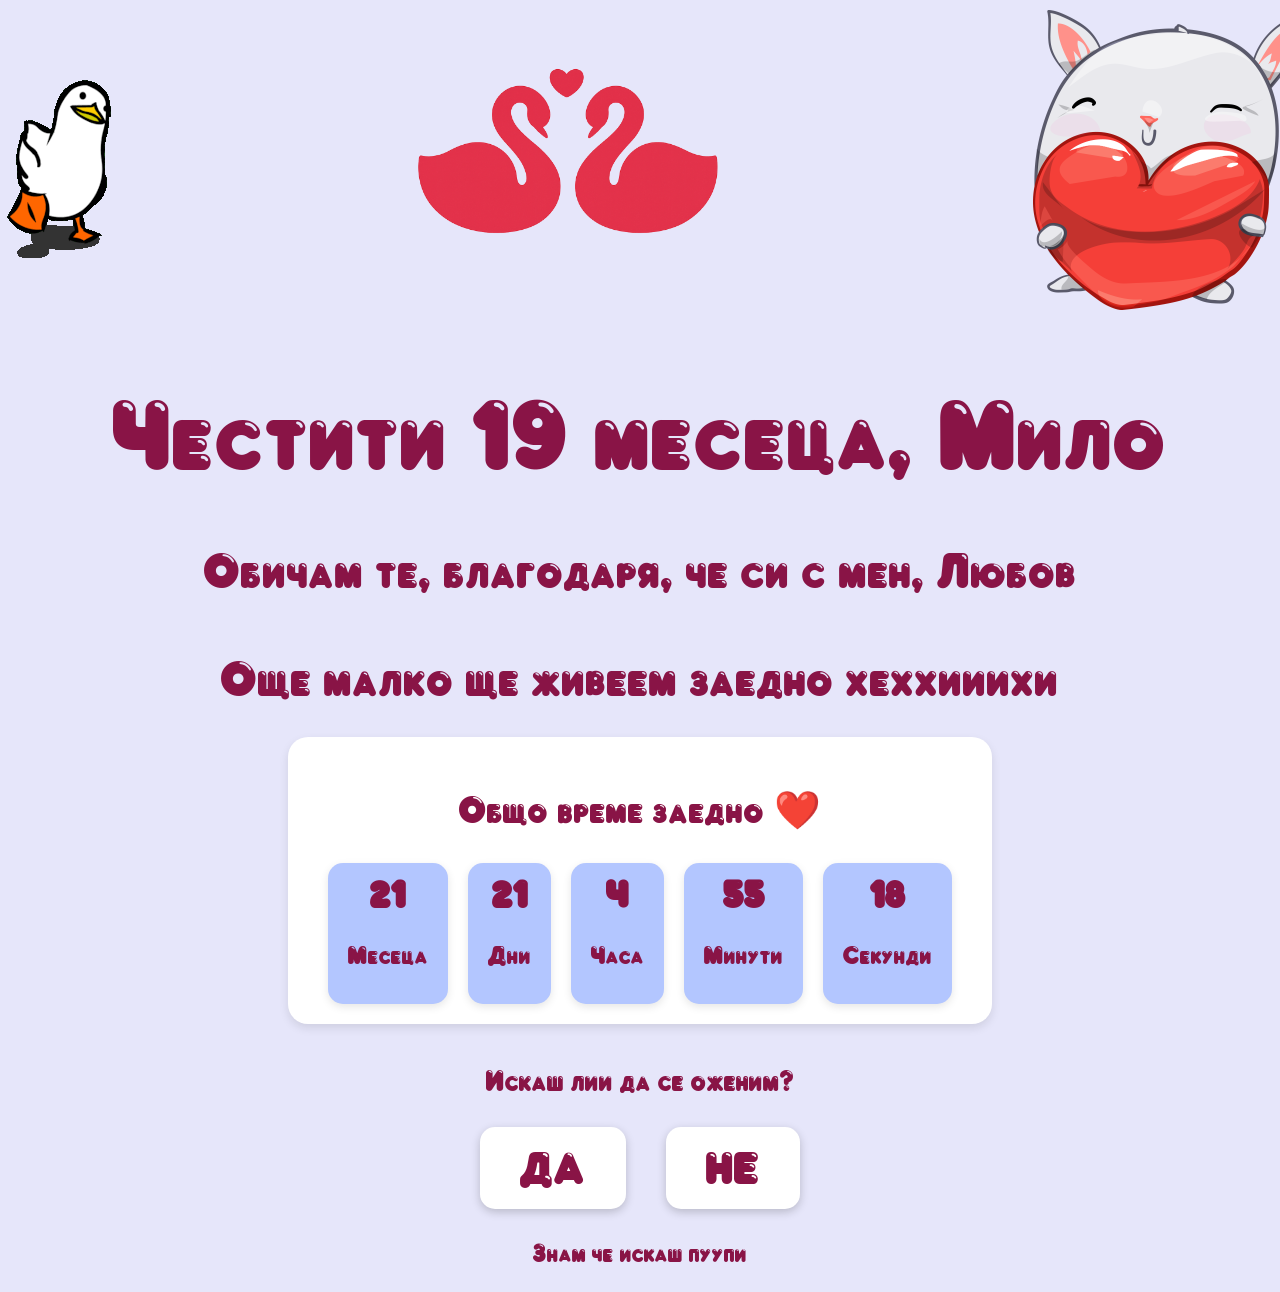
<file: index.html>
<!DOCTYPE html>
<html lang="bg">
<head>
  <meta charset="UTF-8">
  <meta name="viewport" content="width=device-width, initial-scale=1.0">
  <title>Честити 19 месеца</title>
  <link rel="stylesheet" href="style.css">
    <link rel="icon" type="image/x-icon" href="/images/icon.png">

      <audio id= "audio1"  onloadeddata="setHalfVolume()" autoplay loop>
    <source src="No. 1 Party Anthem.mp3"  type="audio/mp3">
</audio>

</head>
<body>

   <div class="header-images">
  <img src="images/giphy.gif" alt="left cute" class="side-img left-img">
  <img src="images/make transparent bac.png" alt="swans" class="swans-center">
  <img src="images/sticker.png" alt="right cute" class="side-img right-img">
</div>

<div class="container">
    
    <h1>Честити 19 месеца, Мило </h1>
    <p class="subtitle">Обичам те, благодаря, че си с мен, Любов</p>
    <p class="subtitle">Още малко ще живеем заедно хеххииихи</p>

    <div class="time-box">
      <h2>Общо време заедно ❤️</h2>
      <div class="time">
        <div><span id="months">0</span><p>Месеца</p></div>
        <div><span id="days">0</span><p>Дни</p></div>
        <div><span id="hours">0</span><p>Часа</p></div>
        <div><span id="minutes">0</span><p>Минути</p></div>
        <div><span id="seconds">0</span><p>Секунди</p></div>
      </div>
    </div>

    <h3>Искаш лии да се оженим?</h3>
    <div class="buttons">
      <button class="yes-btn" onclick="document.location='page1.html'">ДА</button>
      <button class="run-btn">НЕ</button>
    </div>
    <p class="note"> Знам че искаш пуупи </p>
  </div>

  <script src="script.js"></script>
</body>
</html>
</file>
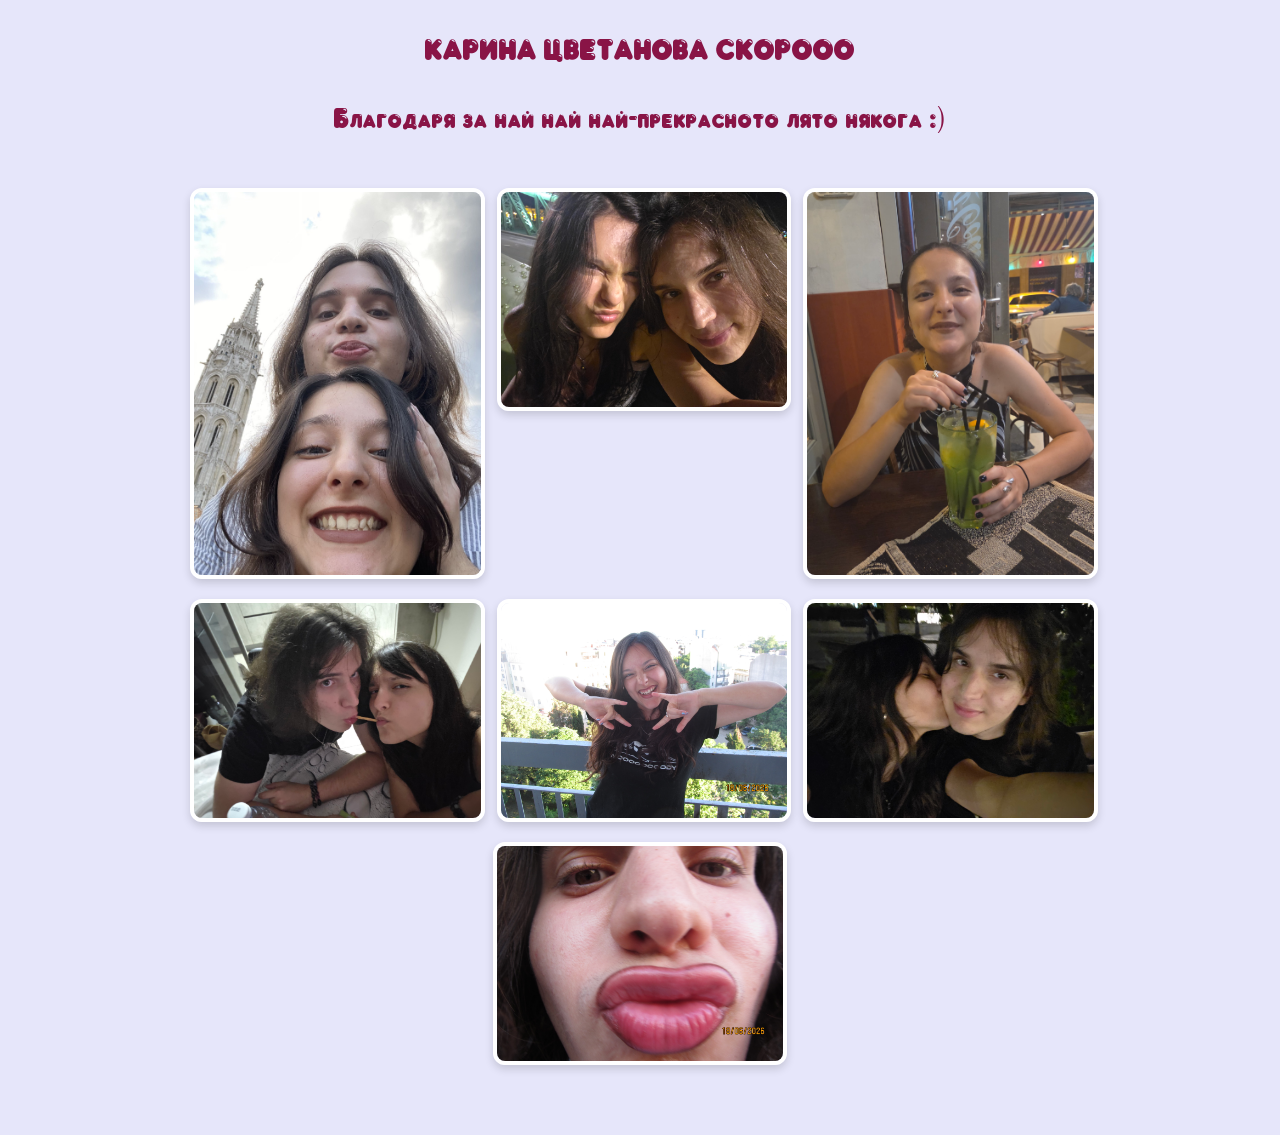
<file: page1.html>
<!DOCTYPE html>
<html lang="bg">
<head>
  <meta charset="UTF-8">
  <meta name="viewport" content="width=device-width, initial-scale=1.0">
  <title>Най-прекрасната жена</title>
  <link rel="stylesheet" href="styles.css">
  <script src="script.js"></script>
      <link rel="icon" type="image/x-icon" href="/images/icon.png">

      <audio id= "audio1"  onloadeddata="setHalfVolume()" autoplay loop>
    <source src="No. 1 Party Anthem.mp3"  type="audio/mp3">
</audio>

</head>
<body>
  <div class="container">
    <h1>КАРИНА ЦВЕТАНОВА СКОРООО</h1>
    <h3>Благодаря за най най най-прекрасното лято някога :)</h3>

    <div class="gallery">
      <img src="images/1.jpg" alt="">
      <img src="images/2.jpg" alt="">
      <img src="images/3.jpg" alt="">
      <img src="images/4.jpg" alt="">
      <img src="images/5.JPG" alt="" >
      <img src="images/6.jpg" alt="" >
      <img src="images/7.JPG" alt="" class="centered">
    </div>
  </div>
</body>
</html>
</file>
<file: style.css>
@font-face {
  font-family: 'MyCustomFont';
  src: url('Смешарикишрифт.ttf') format('truetype');
}

body {
  font-family: 'MyCustomFont', sans-serif;
  font-size: 25px;
  background-color: #e6e6fa;
  text-align: center;
  color: #891446;
  margin: 0;
  padding: 0;
}

.header-images {
  display: flex;
  justify-content: center;
  align-items: center;
  gap: 300px;
  margin-top: 10px;
}

.side-img {
  width: 300px; 
  height: auto;
}

.swans-center {
  width: 300px;
  height: auto;
}


.container {
  margin-top: 5px;
}



h1 {
  font-size: 100px;
  margin-bottom: 1px;
  font-weight: normal;
}

.subtitle {
  font-size: 50px;
  margin-bottom: 30px;
}

.time-box {
  background-color: #fff;
  display: inline-block;
  padding: 20px 40px;
  border-radius: 20px;
  box-shadow: 0 4px 10px rgba(0,0,0,0.1);
}

.time {
  display: flex;
  justify-content: center;
  gap: 20px;
  margin-top: 15px;
}

.time div {
  background-color: #b3c6ff;
  color: #891446;
  padding: 10px 20px;
  border-radius: 15px;
  box-shadow: 0 3px 8px rgba(0,0,0,0.1);
}

.time span {
  display: block;
  font-size: 1.5em;
  font-weight: bold;
}

h3 {
    font-weight: normal;
  margin-top: 40px;
}

h2 {
    font-weight: normal;
}

.buttons {
  margin-top: 20px;
  display: flex;
  justify-content: center;
  gap: 40px;
}

button {
  background-color: #fff;
  color: #891446;
  font-family: 'MyCustomFont', sans-serif;
  font-size: 1.8em;
  border: none;
  border-radius: 15px;
  padding: 15px 40px;
  box-shadow: 0 3px 10px rgba(0,0,0,0.2);
  cursor: pointer;
  transition: transform 0.2s ease, background 0.3s;
}

button:hover {
  background-color: #ffe6ef;
  transform: scale(1.05);
}

.note {
  margin-top: 30px;
  font-size: 1em;
}

.run-btn {
  position: relative;
}
</file>
<file: styles.css>
@font-face {
  font-family: 'MyCustomFont';
  src: url('Смешарикишрифт.ttf') format('truetype');
}

body {
  background-color: #e6e6fa; /* soft pink */
  font-family: 'MyCustomFont', sans-serif;
  margin: 0;
  padding: 0;
  text-align: center;
}

h1 {
  color: #891446;
  font-size: 1.8rem;
  font-weight: normal;
  max-width: 800px;
  margin: 30px auto;
  line-height: 1.4;
}

h3 {
    color: #891446;
  font-size: 1.7rem;
  font-weight: normal;
  max-width: 800px;
  margin: 30px auto;
  line-height: 1.4;
}

.gallery {
  display: grid;
  grid-template-columns: repeat(3, 1fr);
  gap: 20px;
  justify-content: center;
  padding: 20px;
  max-width: 900px;
  margin: 0 auto 50px;
}

/* Center the last image in the bottom middle cell */
.gallery img.centered {
  grid-column: 2 / 3;
  justify-self: center;
}

.gallery img {
  width: 100%;
  height: auto;
  border-radius: 12px;
  border: 4px solid white;
  box-shadow: 0 4px 8px rgba(0, 0, 0, 0.15);
  object-fit: cover;
  display: block;
  transition: transform 0.3s ease;
}

.gallery img:hover {
  transform: scale(1.05);
}
</file>
